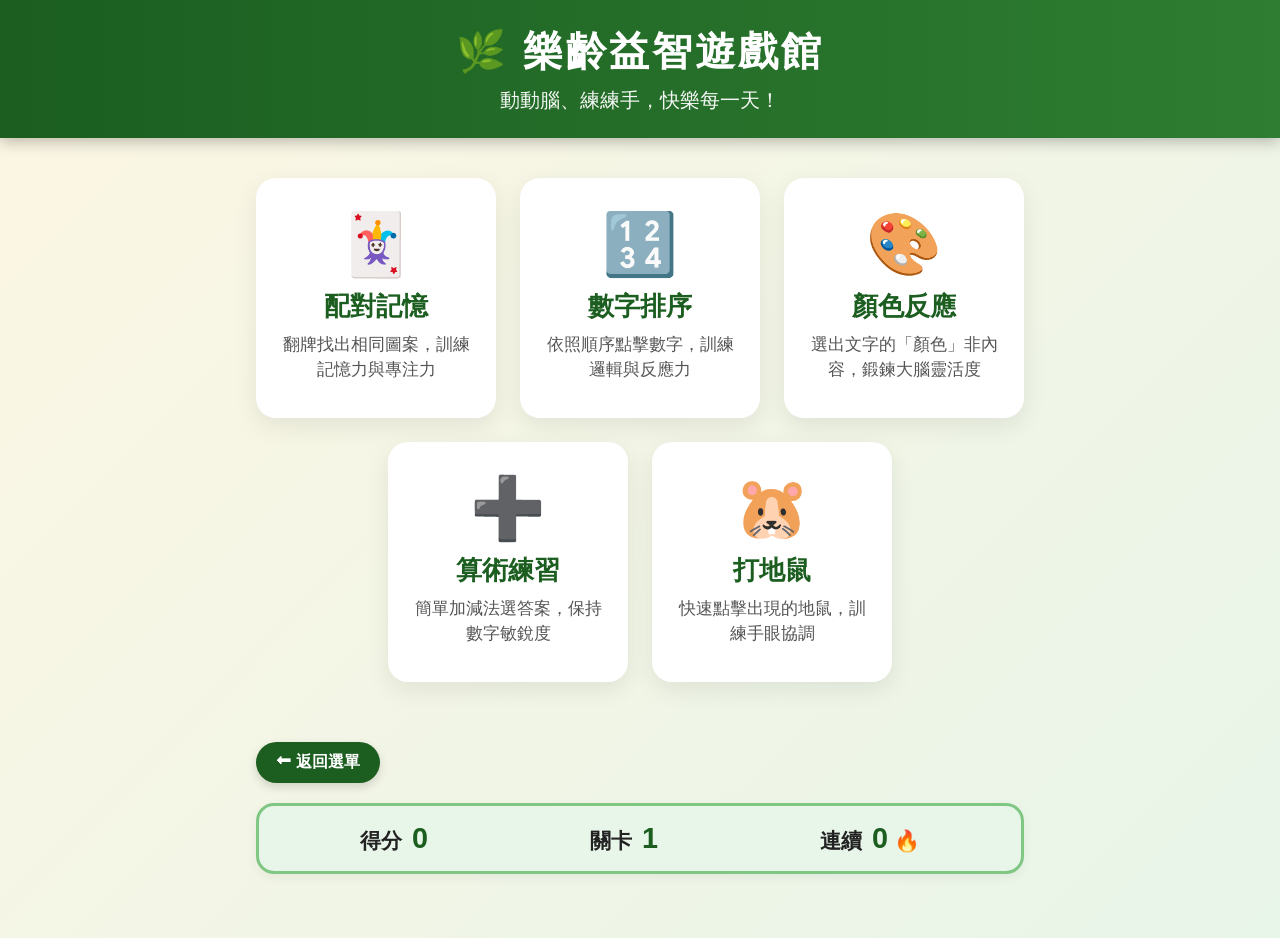
<file: sen/index.html>
<!DOCTYPE html>
<html lang="zh-TW">
<head>
  <meta charset="UTF-8" />
  <meta name="viewport" content="width=device-width, initial-scale=1.0"/>
  <title>樂齡益智遊戲館</title>
  <style>
    /* ===== 全域設定 ===== */
    * { box-sizing: border-box; margin: 0; padding: 0; }

    body {
      font-family: "Microsoft JhengHei", "PingFang TC", "Noto Sans TC", sans-serif;
      background: linear-gradient(135deg, #fdf6e3 0%, #e8f5e9 100%);
      min-height: 100vh;
      color: #222;
      touch-action: manipulation; /* 降低行動裝置點擊延遲與雙擊縮放 */
    }

    /* ===== 標題列 ===== */
    header {
      background: linear-gradient(90deg, #1b5e20, #2e7d32);
      color: white;
      text-align: center;
      padding: 24px 16px;
      box-shadow: 0 4px 14px rgba(0,0,0,0.25);
    }
    header h1 { font-size: 2.5rem; letter-spacing: 3px; font-weight: 800; }
    header p  { font-size: 1.25rem; margin-top: 8px; opacity: 0.95; }
    
    /* ===== 選單 ===== */
    #menu {
      display: flex;
      flex-wrap: wrap;
      justify-content: center;
      gap: 24px;
      padding: 40px 20px;
      max-width: 1000px;
      margin: 0 auto;
    }
    .game-card {
      background: white;
      border-radius: 20px;
      padding: 32px 20px;
      width: 240px;
      text-align: center;
      box-shadow: 0 8px 24px rgba(0,0,0,0.08);
      cursor: pointer;
      transition: transform .2s, box-shadow .2s, border-color .2s;
      border: 4px solid transparent;
      user-select: none;
    }
    .game-card:hover {
      transform: translateY(-6px);
      box-shadow: 0 14px 32px rgba(0,0,0,0.18);
      border-color: #43a047;
    }
    .game-card .icon { font-size: 3.8rem; line-height: 1; }
    .game-card h2   { font-size: 1.6rem; margin: 14px 0 8px; color: #1b5e20; font-weight: bold; }
    .game-card p    { font-size: 1.05rem; color: #555; line-height: 1.5; }


    
    /* ===== 遊戲容器 ===== */
    #game-area {
      /* display: flex;
      max-width: 800px;
      margin: 0 auto;
      padding: 20px 16px 40px;
      display: flex;         /* 1. 將子元素轉為水平排列 */
      max-width: 800px;
      margin: 0 auto;
      padding: 20px 16px 40px;
      display: flex;
      flex-direction: column; /* 讓遊戲區域整體維持垂直往下排 */
    }

        /* ===== 新增：頂部導覽容器（讓返回按鈕與標題並排） ===== */
    #game-header {
      display: flex;
      align-items: center;  /* 垂直置中對齊 */
      justify-content: space-between; /* 若想讓標題居中或按鈕靠左，可用此屬性 */
      gap: 16px;            /* 按鈕與標題間距 */
      margin-bottom: 20px;  /* 整個頂部區域與下方遊戲內容的間距 */
    }

    /* 返回按鈕 */
    #back-btn {
      /* display: inline-flex;
      align-items: center;
      gap: 8px;
      background: #1b5e20;
      color: white;
      border: none;
      border-radius: 30px;
      padding: 12px 28px;
      font-size: 1.2rem;
      font-weight: bold;
      cursor: pointer;
      margin-bottom: 20px;
      box-shadow: 0 4px 10px rgba(0,0,0,0.15);
      transition: background .2s, transform .1s;
    */
      display: inline-flex;
      align-items: center;
      gap: 8px;
      background: #1b5e20;
      color: white;
      border: none;
      border-radius: 30px;
      padding: 10px 20px;   /* 稍微調整一下內距，避免太巨大 */
      font-size: 1rem;      /* 調整字體大小更適合頂部列 */
      font-weight: bold;
      cursor: pointer;
      margin-bottom: 0;     /* 關鍵修正：移除外距，才不會被推下去！ */
      white-space: nowrap;  /* 關鍵修正：防止按鈕文字斷行 */
      box-shadow: 0 4px 10px rgba(0,0,0,0.15);
      transition: background .2s, transform .1s;

    }
    #back-btn:hover { background: #0d3b0e; transform: scale(1.03); }

    .game-title {
      /* text-align: center;
      font-size: 2.2rem;
      color: #1b5e20;
      margin-bottom: 20px;
      font-weight: 800;
*/
      font-size: 1.8rem;
      color: #1b5e20;
      margin: 0;           /* 關鍵修正：移除原本的 margin-bottom: 20px */
      font-weight: 800;
      flex-grow: 1;        /* 讓標題佔滿剩餘空間 */
      text-align: center;  /* 標題文字置中 */
    }

    /* ===== 共用按鈕 ===== */
    .btn {
      display: inline-block;
      padding: 16px 36px;
      font-size: 1.3rem;
      font-weight: bold;
      border: none;
      border-radius: 50px;
      cursor: pointer;
      transition: transform .15s, opacity .15s;
      font-family: inherit;
      box-shadow: 0 4px 12px rgba(0,0,0,0.15);
    }
    .btn:hover { transform: scale(1.05); opacity: .95; }
    .btn-green  { background: #2e7d32; color: white; }
    .btn-blue   { background: #1565c0; color: white; }

    /* ===== 計分板 ===== */
    .scoreboard {
      display: flex;
      justify-content: space-around;
      background: #e8f5e9;
      border-radius: 18px;
      padding: 16px 20px;
      margin-bottom: 24px;
      font-size: 1.3rem;
      font-weight: bold;
      border: 3px solid #81c784;
      box-shadow: 0 4px 12px rgba(0,0,0,0.05);
    }
    .score-item { text-align: center; }
    .score-item span { font-weight: 800; color: #1b5e20; font-size: 1.8rem; margin-left: 4px; }

    /* ===== 訊息框 ===== */
    .msg-box {
      text-align: center;
      padding: 16px;
      border-radius: 14px;
      font-size: 1.33rem;
      margin: 16px 0;
      font-weight: bold;
    }
    .msg-success { background: #c8e6c9; color: #1b5e20; border: 2px solid #81c784; }
    .msg-fail    { background: #ffcdd2; color: #b71c1c; border: 2px solid #e57373; }
    .msg-info    { background: #e3f2fd; color: #0d47a1; border: 2px solid #64b5f6; }

    /* =========================================
       遊戲 1 — 配對記憶
    ========================================= */
    #memory-grid {
      display: grid;
      grid-template-columns: repeat(4, 1fr);
      gap: 16px;
      max-width: 520px;
      margin: 0 auto;
    }
    .mem-card {
      aspect-ratio: 1;
      border-radius: 16px;
      font-size: 2.8rem;
      display: flex;
      align-items: center;
      justify-content: center;
      cursor: pointer;
      background: #2e7d32;
      color: transparent;
      box-shadow: 0 6px 12px rgba(0,0,0,0.15);
      transition: transform .2s, background .2s, color .2s;
      user-select: none;
      border: none;
    }
    .mem-card.flipped, .mem-card.matched {
      background: #fffde7;
      color: #333;
      border: 3px solid #fbc02d;
    }
    .mem-card.matched { background: #c8e6c9; border-color: #81c784; cursor: default; }
    .mem-card:hover:not(.matched) { transform: scale(1.05); }

    /* =========================================
       遊戲 2 — 數字排序
    ========================================= */
    #number-panel {
      display: flex;
      flex-wrap: wrap;
      gap: 16px;
      justify-content: center;
      margin: 24px 0;
    }
    .num-btn {
      width: 80px;
      height: 80px;
      border-radius: 50%;
      font-size: 2rem;
      font-weight: bold;
      border: 4px solid #1565c0;
      background: white;
      color: #1565c0;
      cursor: pointer;
      box-shadow: 0 4px 10px rgba(0,0,0,0.1);
      transition: background .15s, color .15s, transform .15s;
    }
    .num-btn:hover:not(:disabled) { background: #1565c0; color: white; transform: scale(1.1); }
    .num-btn.correct { background: #2e7d32; border-color: #2e7d32; color: white; cursor: default; }
    .num-btn.wrong   { background: #c62828; border-color: #c62828; color: white; }
    #number-instruction {
      text-align: center;
      font-size: 1.5rem;
      color: #0d47a1;
      font-weight: bold;
      margin-bottom: 12px;
    }

    /* =========================================
       遊戲 3 — 顏色反應
    ========================================= */
    #color-display {
      text-align: center;
      margin: 24px 0;
    }
    #color-word {
      font-size: 4.5rem;
      font-weight: 900;
      padding: 24px 40px;
      border-radius: 20px;
      background: #fff;
      box-shadow: 0 6px 18px rgba(0,0,0,0.1);
      display: inline-block;
      min-width: 280px;
      letter-spacing: 8px;
    }
    #color-instruction {
      font-size: 1.4rem;
      color: #333;
      text-align: center;
      margin: 16px 0;
    }
    #color-choices {
      display: flex;
      flex-wrap: wrap;
      justify-content: center;
      gap: 18px;
    }
    .color-choice-btn {
      padding: 18px 36px;
      border-radius: 16px;
      font-size: 1.5rem;
      border: none;
      cursor: pointer;
      font-weight: bold;
      font-family: inherit;
      box-shadow: 0 4px 12px rgba(0,0,0,0.15);
      transition: transform .15s;
    }
    .color-choice-btn:hover { transform: scale(1.08); }
    #color-timer-bar-wrap {
      background: #e0e0e0;
      border-radius: 12px;
      height: 22px;
      margin: 16px 0;
      overflow: hidden;
    }
    #color-timer-bar {
      height: 100%;
      background: #43a047;
      transition: width .1s linear, background .3s;
      width: 100%;
    }

    /* =========================================
       遊戲 4 — 算術練習
    ========================================= */
    #math-question {
      text-align: center;
      font-size: 3.5rem;
      font-weight: bold;
      color: #0d47a1;
      margin: 20px 0 16px;
      background: white;
      border-radius: 20px;
      padding: 24px;
      box-shadow: 0 6px 18px rgba(0,0,0,0.08);
    }
    #math-choices {
      display: grid;
      grid-template-columns: 1fr 1fr;
      gap: 16px;
      max-width: 480px;
      margin: 0 auto;
    }
    .math-opt {
      padding: 22px;
      font-size: 2rem;
      font-weight: bold;
      border-radius: 16px;
      border: 4px solid #1565c0;
      background: white;
      color: #1565c0;
      cursor: pointer;
      font-family: inherit;
      box-shadow: 0 4px 10px rgba(0,0,0,0.08);
      transition: background .15s, color .15s, transform .15s;
    }
    .math-opt:hover:not(:disabled) { background: #1565c0; color: white; transform: scale(1.04); }
    .math-opt:disabled { cursor: not-allowed; opacity: 0.7; }
    .math-opt.correct { background: #2e7d32; border-color: #2e7d32; color: white; }
    .math-opt.wrong   { background: #c62828; border-color: #c62828; color: white; }
    #math-progress {
      text-align: center;
      font-size: 1.25rem;
      color: #555;
      margin-top: 20px;
      font-weight: bold;
    }

    /* =========================================
       遊戲 5 — 打地鼠
    ========================================= */
    #mole-grid {
      display: grid;
      grid-template-columns: repeat(3, 1fr);
      gap: 18px;
      max-width: 450px;
      margin: 0 auto;
    }
    .mole-hole {
      aspect-ratio: 1;
      border-radius: 50%;
      background: #5d4037;
      display: flex;
      align-items: center;
      justify-content: center;
      cursor: pointer;
      box-shadow: inset 0 8px 18px rgba(0,0,0,0.4), 0 4px 8px rgba(0,0,0,0.1);
      user-select: none;
      position: relative;
      overflow: hidden;
      border: 4px solid #3e2723;
    }
    .mole-hole .mole-inner {
      position: absolute;
      bottom: -110%;
      transition: bottom .18s ease-out;
      font-size: 3.2rem;
      pointer-events: none;
    }
    .mole-hole.active .mole-inner { bottom: 10%; }
    .mole-hole.bonk { background: #b71c1c; }
    #mole-time-left {
      text-align: center;
      font-size: 1.35rem;
      font-weight: bold;
      margin-top: 20px;
      color: #333;
      background: #fff;
      padding: 12px;
      border-radius: 12px;
      box-shadow: 0 4px 10px rgba(0,0,0,0.05);
    }

    /* =========================================
       遊戲結束畫面
    ========================================= */
    #result-screen {
      display: none;
      text-align: center;
      padding: 40px 24px;
      background: white;
      border-radius: 24px;
      box-shadow: 0 10px 30px rgba(0,0,0,0.15);
    }
    #result-screen .trophy { font-size: 5.5rem; }
    #result-screen h2 { font-size: 2.3rem; margin: 16px 0; color: #1b5e20; font-weight: 800; }
    #result-screen p  { font-size: 1.4rem; color: #444; margin-bottom: 24px; line-height: 1.6; white-space: pre-line; }
    #result-stars      { font-size: 3.2rem; margin: 12px 0; }

    /* ===== 響應式微調 ===== */
    @media (max-width: 600px) {
      header h1 { font-size: 1.8rem; }
      header p { font-size: 1rem; }
      .game-card { width: 100%; max-width: 280px; padding: 24px 16px; }
      #memory-grid { gap: 10px; }
      .mem-card { font-size: 2.2rem; }
      #color-word { font-size: 3.2rem; min-width: 200px; padding: 16px; }
      #math-question { font-size: 2.6rem; }
      .math-opt { font-size: 1.6rem; padding: 16px; }
      .scoreboard { font-size: 1rem; padding: 12px; }
      .score-item span { font-size: 1.4rem; }
    }
  </style>
</head>
<body>

<!-- ===== 標題 ===== -->
<header>
  <h1>🌿 樂齡益智遊戲館</h1>
  <p>動動腦、練練手，快樂每一天！</p>
</header>

<!-- ===== 遊戲選單 ===== -->
<div id="menu">
  <div class="game-card" onclick="startGame('memory')">
    <div class="icon">🃏</div>
    <h2>配對記憶</h2>
    <p>翻牌找出相同圖案，訓練記憶力與專注力</p>
  </div>
  <div class="game-card" onclick="startGame('number')">
    <div class="icon">🔢</div>
    <h2>數字排序</h2>
    <p>依照順序點擊數字，訓練邏輯與反應力</p>
  </div>
  <div class="game-card" onclick="startGame('color')">
    <div class="icon">🎨</div>
    <h2>顏色反應</h2>
    <p>選出文字的「顏色」非內容，鍛鍊大腦靈活度</p>
  </div>
  <div class="game-card" onclick="startGame('math')">
    <div class="icon">➕</div>
    <h2>算術練習</h2>
    <p>簡單加減法選答案，保持數字敏銳度</p>
  </div>
  <div class="game-card" onclick="startGame('mole')">
    <div class="icon">🐹</div>
    <h2>打地鼠</h2>
    <p>快速點擊出現的地鼠，訓練手眼協調</p>
  </div>
</div>

<!-- ===== 遊戲區域 ===== -->
<div id="game-area">
  <div id="game-header">
    <button id="back-btn" onclick="goHome()">⬅ 返回選單</button>
    <div class="game-title" id="game-title"></div>
  </div>

  <!-- 計分板 -->
  <div class="scoreboard" id="scoreboard">
    <div class="score-item">得分 <span id="score-val">0</span></div>
    <div class="score-item">關卡 <span id="level-val">1</span></div>
    <div class="score-item">連續 <span id="combo-val">0</span> 🔥</div>
  </div>

  <!-- 訊息 -->
  <div class="msg-box msg-info" id="msg-box" style="display:none"></div>

  <!-- 各遊戲內容 -->
  <div id="game-content"></div>

  <!-- 結果畫面 -->
  <div id="result-screen">
    <div class="trophy" id="result-trophy">🏆</div>
    <h2 id="result-title">遊戲結束！</h2>
    <div id="result-stars"></div>
    <p id="result-text"></p>
    <button class="btn btn-green" onclick="restartGame()">🔄 再玩一次</button>
    &nbsp;&nbsp;
    <button class="btn btn-blue" onclick="goHome()">🏠 回選單</button>
  </div>
</div>

<script>
/* =============================================
   設定 Google Apps Script Web App URL
============================================= */
const GOOGLE_SCRIPT_URL = "https://script.google.com/macros/s/AKfycbxmIGNwZ1ttnXbp5OlVuc11ULcqgyZBh9c80cvkdv6dRCY1kzTF0YY5iIDCvomy9K1g/exec"; 

let userIP = "未知IP";

// 取得使用者真實 IP 地址
fetch("https://api.ipify.org?format=json")
  .then(res => res.json())
  .then(data => { userIP = data.ip; })
  .catch(() => { userIP = "無法獲取IP"; });

// 發送紀錄至 Google Excel
function logGameToGoogleSheet(gameTitleName) {
  if(!GOOGLE_SCRIPT_URL) return;

  const payload = {
    ip: userIP,
    gameName: gameTitleName,
    date: new Date().toLocaleString("zh-TW", { timeZone: "Asia/Taipei" })
  };

  fetch(GOOGLE_SCRIPT_URL, {
    method: "POST",
    mode: "no-cors",
    headers: { "Content-Type": "application/json" },
    body: JSON.stringify(payload)
  }).catch(err => console.error("紀錄失敗:", err));
}

/* =============================================
   Web Audio API 音效生成器
============================================= */
const AudioContext = window.AudioContext || window.webkitAudioContext;
let audioCtx = null;

function initAudio() {
  if (!audioCtx) {
    audioCtx = new AudioContext();
  }
}

function playSound(type) {
  initAudio();
  if (!audioCtx) return;

  const now = audioCtx.currentTime;
  const osc = audioCtx.createOscillator();
  const gain = audioCtx.createGain();

  osc.connect(gain);
  gain.connect(audioCtx.destination);

  if (type === 'click') {
    osc.type = 'sine';
    osc.frequency.setValueAtTime(400, now);
    osc.frequency.exponentialRampToValueAtTime(800, now + 0.05);
    gain.gain.setValueAtTime(0.1, now);
    gain.gain.exponentialRampToValueAtTime(0.01, now + 0.05);
    osc.start(now);
    osc.stop(now + 0.05);
  } else if (type === 'correct') {
    osc.type = 'triangle';
    osc.frequency.setValueAtTime(523.25, now); // C5
    osc.frequency.setValueAtTime(659.25, now + 0.08); // E5
    osc.frequency.setValueAtTime(783.99, now + 0.16); // G5
    gain.gain.setValueAtTime(0.2, now);
    gain.gain.exponentialRampToValueAtTime(0.01, now + 0.3);
    osc.start(now);
    osc.stop(now + 0.3);
  } else if (type === 'wrong') {
    osc.type = 'sawtooth';
    osc.frequency.setValueAtTime(220, now); // A3
    osc.frequency.setValueAtTime(180, now + 0.1);
    gain.gain.setValueAtTime(0.2, now);
    gain.gain.exponentialRampToValueAtTime(0.01, now + 0.25);
    osc.start(now);
    osc.stop(now + 0.25);
  } else if (type === 'win') {
    const notes = [400, 500, 600, 800];
    notes.forEach((freq, idx) => {
      const o = audioCtx.createOscillator();
      const g = audioCtx.createGain();
      o.connect(g);
      g.connect(audioCtx.destination);
      o.type = 'sine';
      o.frequency.setValueAtTime(freq, now + idx * 0.1);
      g.gain.setValueAtTime(0.2, now + idx * 0.1);
      g.gain.exponentialRampToValueAtTime(0.01, now + idx * 0.1 + 0.2);
      o.start(now + idx * 0.1);
      o.stop(now + idx * 0.1 + 0.2);
    });
  }
}

/* =============================================
   全域狀態與工具函數
============================================= */
let currentGame = '';
let score = 0, level = 1, combo = 0;

function setScore(s){ score = s; document.getElementById('score-val').textContent = s; }
function setLevel(l){ level = l; document.getElementById('level-val').textContent = l; }
function setCombo(c){ combo = c; document.getElementById('combo-val').textContent = c; }
function addScore(n){ setScore(Math.max(0, score + n)); }

function showMsg(text, type='info', duration=1800){
  const m = document.getElementById('msg-box');
  m.className = 'msg-box msg-' + type;
  m.textContent = text;
  m.style.display = 'block';
  clearTimeout(showMsg._t);
  showMsg._t = setTimeout(()=> m.style.display='none', duration);
}

function goHome(){
  playSound('click');
  clearAllTimers();
  document.getElementById('menu').style.display = 'flex';
  document.getElementById('game-area').style.display = 'none';
  document.getElementById('result-screen').style.display = 'none';
  setScore(0); setLevel(1); setCombo(0);
}

function startGame(name){
  playSound('click');
  clearAllTimers();
  currentGame = name;
  score = 0; level = 1; combo = 0;
  setScore(0); setLevel(1); setCombo(0);

  document.getElementById('menu').style.display = 'none';
  document.getElementById('game-area').style.display = 'block';
  document.getElementById('result-screen').style.display = 'none';
  document.getElementById('game-content').style.display = 'block';
  document.getElementById('msg-box').style.display = 'none';

  const titles = {
    memory:'🃏 配對記憶', number:'🔢 數字排序',
    color:'🎨 顏色反應', math:'➕ 算術練習', mole:'🐹 打地鼠'
  };
  const titleText = titles[name];
  document.getElementById('game-title').textContent = titleText;

  logGameToGoogleSheet(titleText);

  if(name==='memory') initMemory();
  else if(name==='number') initNumber();
  else if(name==='color') initColor();
  else if(name==='math') initMath();
  else if(name==='mole') initMole();
}

function restartGame(){ playSound('click'); startGame(currentGame); }

function clearAllTimers(){
  if(window._colorTimer) clearInterval(window._colorTimer);
  if(window._moleTimer) clearInterval(window._moleTimer);
  if(window._moleCountdown) clearInterval(window._moleCountdown);
  if(window._moleTimeout) clearTimeout(window._moleTimeout);
  if(window._mathTimeout) clearTimeout(window._mathTimeout);
  clearTimeout(showMsg._t);
}

function showResult(title, text, trophy='🏆'){
  playSound('win');
  clearAllTimers();
  document.getElementById('game-content').style.display = 'none';
  document.getElementById('msg-box').style.display = 'none';
  const rs = document.getElementById('result-screen');
  rs.style.display = 'block';
  document.getElementById('result-trophy').textContent = trophy;
  document.getElementById('result-title').textContent = title;
  document.getElementById('result-text').textContent = text;
  const stars = score >= 150 ? '⭐⭐⭐' : score >= 80 ? '⭐⭐' : '⭐';
  document.getElementById('result-stars').textContent = stars;
}

function shuffle(arr) {
  const a = [...arr];
  for(let i=a.length-1;i>0;i--){
    const j = Math.floor(Math.random()*(i+1));
    [a[i],a[j]] = [a[j],a[i]];
  }
  return a;
}
function range(start, end) {
  return Array.from({length: end-start+1}, (_,i)=> start+i);
}

/* =============================================
   遊戲 1 — 配對記憶
============================================= */
const EMOJIS = ['🍎','🍊','🍋','🍇','🌸','🐱','🐶','🐘',
                '🌈','⭐','🎵','🎁','🌺','🦋','🍀','🐸'];

let memCards=[], memFlipped=[], memMatched=0, memLock=false, memTotal=0;

function initMemory(){
  memMatched=0; memFlipped=[]; memLock=false;
  const pairsCount = 6 + Math.min(level-1, 2);
  const count = Math.min(pairsCount, 8) * 2;
  memTotal = count/2;
  const chosen = EMOJIS.slice(0, count/2);
  memCards = shuffle([...chosen, ...chosen]);

  const gc = document.getElementById('game-content');
  gc.innerHTML = `
    <p style="text-align:center;font-size:1.2rem;color:#444;margin-bottom:16px;">
      找出所有 <strong>${memTotal}</strong> 對相同的圖案！
    </p>
    <div id="memory-grid"></div>
    <div style="text-align:center;margin-top:20px;font-size:1.2rem;font-weight:bold;color:#2e7d32;">
      <span id="mem-pairs">已配對：0 / ${memTotal}</span>
    </div>`;

  const grid = document.getElementById('memory-grid');

  memCards.forEach((emoji, i) => {
    const btn = document.createElement('button');
    btn.className = 'mem-card';
    btn.textContent = emoji;
    btn.dataset.idx = i;
    btn.dataset.emoji = emoji;
    btn.addEventListener('click', onMemCardClick);
    grid.appendChild(btn);
  });
}

function onMemCardClick(e){
  if(memLock) return;
  const card = e.currentTarget;
  if(card.classList.contains('flipped') || card.classList.contains('matched')) return;
  
  playSound('click');
  card.classList.add('flipped');
  memFlipped.push(card);
  if(memFlipped.length === 2){
    memLock = true;
    const [a, b] = memFlipped;
    if(a.dataset.emoji === b.dataset.emoji){
      playSound('correct');
      a.classList.add('matched'); b.classList.add('matched');
      memMatched++;
      setCombo(combo+1);
      addScore(10 + combo*2);
      showMsg('✅ 配對成功！+' + (10+combo*2) + '分', 'success');
      document.getElementById('mem-pairs').textContent = `已配對：${memMatched} / ${memTotal}`;
      memFlipped = []; memLock = false;
      if(memMatched === memTotal){
        setTimeout(()=>{
          setLevel(level+1);
          if(level > 3){
            showResult('🎉 配對遊戲完成！', `最終得分：${score} 分`, '🏆');
          } else {
            showMsg(`🎊 第 ${level-1} 關完成！進入第 ${level} 關`, 'success', 2000);
            setTimeout(initMemory, 2100);
          }
        }, 600);
      }
    } else {
      playSound('wrong');
      setCombo(0);
      setTimeout(()=>{
        a.classList.remove('flipped'); b.classList.remove('flipped');
        memFlipped = []; memLock = false;
        showMsg('❌ 再試一次！', 'fail');
      }, 900);
    }
  }
}

/* =============================================
   遊戲 2 — 數字排序
============================================= */
let numTarget = 1, numMax = 0;

function initNumber(){
  numTarget = 1;
  numMax = 8 + (level-1)*2;
  const nums = shuffle(range(1, numMax));
  const gc = document.getElementById('game-content');
  gc.innerHTML = `
    <div id="number-instruction">請依序點擊 1 → ${numMax}</div>
    <div id="number-panel"></div>`;
  const panel = document.getElementById('number-panel');
  nums.forEach(n => {
    const btn = document.createElement('button');
    btn.className = 'num-btn';
    btn.textContent = n;
    btn.dataset.n = n;
    btn.addEventListener('click', onNumClick);
    panel.appendChild(btn);
  });
}

function onNumClick(e){
  const btn = e.currentTarget;
  const n = parseInt(btn.dataset.n);
  if(n === numTarget){
    playSound('correct');
    btn.classList.add('correct');
    btn.disabled = true;
    setCombo(combo+1);
    addScore(5 + combo);
    numTarget++;
    if(numTarget > numMax){
      showMsg(`🎉 第 ${level} 關完成！`, 'success', 1500);
      setLevel(level+1);
      setTimeout(()=>{
        if(level > 4) showResult('🎉 數字排序完成！', `最終得分：${score} 分`);
        else initNumber();
      }, 1600);
    } else {
      document.getElementById('number-instruction').textContent =
        `請依序點擊 ${numTarget} → ${numMax}`;
    }
  } else {
    playSound('wrong');
    btn.classList.add('wrong');
    setTimeout(()=> btn.classList.remove('wrong'), 500);
    setCombo(0);
    addScore(-2);
    showMsg(`❌ 應該點數字 ${numTarget} 哦！`, 'fail');
  }
}

/* =============================================
   遊戲 3 — 顏色反應
============================================= */
const COLORS = [
  { name:'紅色', hex:'#e53935' },
  { name:'藍色', hex:'#1e88e5' },
  { name:'綠色', hex:'#43a047' },
  { name:'黃色', hex:'#fbc02d' },
  { name:'紫色', hex:'#8e24aa' },
  { name:'橙色', hex:'#f57c00' },
];
let colorTimeLeft=0, colorTotal=0, colorCorrect=0;

function initColor(){
  colorTotal=0; colorCorrect=0;
  const totalQ = 8 + (level-1)*2;
  const gc = document.getElementById('game-content');
  gc.innerHTML = `
    <div id="color-instruction">請選出文字顯示的<strong>「顏色」</strong>（忽視字的本身意思）</div>
    <div id="color-timer-bar-wrap"><div id="color-timer-bar"></div></div>
    <div id="color-display"><div id="color-word">準備</div></div>
    <div id="color-choices"></div>
    <p style="text-align:center;margin-top:16px;color:#555;font-size:1.2rem;font-weight:bold;" id="color-progress">
      第 1 / ${totalQ} 題
    </p>`;
  nextColorQ(totalQ);
}

function nextColorQ(totalQ){
  if(colorTotal >= totalQ){
    const winMsg = colorCorrect === totalQ ? '太厲害了！完全難不倒您！' : 
                   colorCorrect >= totalQ*0.7 ? '很棒！思緒非常敏捷！' : '不錯，多練習會更上手！';
    showResult('🎨 顏色反應完成！',
      `答對 ${colorCorrect}/${totalQ} 題\n${winMsg}\n得分：${score}`,'🎨');
    return;
  }
  colorTotal++;
  clearInterval(window._colorTimer);

  const textColor = COLORS[Math.floor(Math.random()*COLORS.length)];
  let inkColor;
  do { inkColor = COLORS[Math.floor(Math.random()*COLORS.length)]; }
  while(inkColor.name === textColor.name);

  document.getElementById('color-word').textContent = textColor.name;
  document.getElementById('color-word').style.color = inkColor.hex;
  document.getElementById('color-progress').textContent =
    `第 ${colorTotal} / ${totalQ} 題`;

  const choices = [inkColor];
  const pool = COLORS.filter(c=> c.name !== inkColor.name);
  shuffle(pool).slice(0,3).forEach(c=> choices.push(c));
  shuffle(choices);

  const choicesDiv = document.getElementById('color-choices');
  choicesDiv.innerHTML = '';
  choices.forEach(c => {
    const btn = document.createElement('button');
    btn.className = 'color-choice-btn';
    btn.textContent = c.name;
    btn.style.background = c.hex;
    btn.style.color = '#fff';
    btn.onclick = () => onColorClick(c, inkColor, totalQ);
    choicesDiv.appendChild(btn);
  });

  const timeLimit = Math.max(3000, 6000 - (level-1)*500);
  colorTimeLeft = timeLimit;
  const bar = document.getElementById('color-timer-bar');
  bar.style.width = '100%';
  bar.style.background = '#43a047';
  const tick = 100;
  window._colorTimer = setInterval(()=>{
    colorTimeLeft -= tick;
    const pct = Math.max(0, colorTimeLeft/timeLimit*100);
    bar.style.width = pct+'%';
    bar.style.background = pct > 50 ? '#43a047' : pct > 20 ? '#fbc02d' : '#e53935';
    if(colorTimeLeft <= 0){
      playSound('wrong');
      clearInterval(window._colorTimer);
      showMsg('⏱ 時間到！', 'fail', 700);
      setTimeout(() => nextColorQ(totalQ), 800);
    }
  }, tick);
}

function onColorClick(chosen, correct, totalQ){
  clearInterval(window._colorTimer);
  const choiceBtns = document.querySelectorAll('#color-choices button');
  choiceBtns.forEach(b => b.onclick = null);
  
  if(chosen.name === correct.name){
    playSound('correct');
    colorCorrect++;
    setCombo(combo+1);
    addScore(15 + combo*3);
    showMsg('✅ 正確！', 'success', 800);
  } else {
    playSound('wrong');
    setCombo(0);
    addScore(-3);
    showMsg('❌ 答錯囉！應該是 ' + correct.name, 'fail', 800);
  }
  setTimeout(()=> nextColorQ(totalQ), 900);
}

/* =============================================
   遊戲 4 — 算術練習
============================================= */
let mathTotal=0, mathCurrent=0, mathCorrect=0, mathAnswering=false;

function initMath(){
  mathTotal = 10 + (level-1)*2;
  mathCurrent = 0;
  mathCorrect = 0;
  mathAnswering = false;
  const gc = document.getElementById('game-content');
  gc.innerHTML = `
    <div id="math-question">準備中...</div>
    <div id="math-choices"></div>
    <div id="math-progress">第 1 / ${mathTotal} 題</div>`;
  nextMathQ();
}

function nextMathQ(){
  if(mathCurrent >= mathTotal){
    const accuracy = Math.round(mathCorrect/mathTotal*100);
    const msg = accuracy >= 90 ? '太棒了！計算能力非常優異！' :
                accuracy >= 70 ? '不錯！保持頭腦活絡！' : '多練習幾次，會越來越快喔！';
    showResult('➕ 算術練習完成！',
      `答對 ${mathCorrect}/${mathTotal} 題\n正確率 ${accuracy}%\n${msg}\n得分：${score}`,'🧮');
    return;
  }
  
  mathCurrent++;
  mathAnswering = false;
  clearTimeout(window._mathTimeout);
  document.getElementById('math-progress').textContent = `第 ${mathCurrent} / ${mathTotal} 題`;

  const isAdd = Math.random() > 0.3;
  let numA = Math.floor(Math.random() * 10) + 5 + (level * 2); 
  let numB = Math.floor(Math.random() * 8) + 2;
  
  if (!isAdd && numA < numB) {
    const temp = numA; numA = numB; numB = temp;
  }
  
  const answer = isAdd ? numA + numB : numA - numB;
  
  document.getElementById('math-question').textContent = 
    isAdd ? `${numA} + ${numB} = ?` : `${numA} - ${numB} = ?`;

  const options = [answer];
  while(options.length < 4){
    const offset = (Math.floor(Math.random() * 4) + 1) * (Math.random() > 0.5 ? 1 : -1);
    const wrong = answer + offset;
    if (wrong >= 0 && !options.includes(wrong)) {
      options.push(wrong);
    }
  }
  const shuffledOptions = shuffle(options);

  const choicesDiv = document.getElementById('math-choices');
  choicesDiv.innerHTML = '';
  shuffledOptions.forEach(opt => {
    const btn = document.createElement('button');
    btn.className = 'math-opt';
    btn.textContent = opt;
    btn.disabled = false;
    btn.onclick = () => onMathClick(opt, answer, btn);
    choicesDiv.appendChild(btn);
  });
}

function onMathClick(chosen, correct, btnEl){
  if(mathAnswering) return;
  mathAnswering = true;
  
  const choiceBtns = document.querySelectorAll('#math-choices button');
  choiceBtns.forEach(b => b.disabled = true);
  
  if(chosen === correct){
    playSound('correct');
    mathCorrect++;
    setCombo(combo+1);
    addScore(10 + combo*2);
    btnEl.classList.add('correct');
    showMsg('✅ 答對了！', 'success', 600);
  } else {
    playSound('wrong');
    setCombo(0);
    addScore(-2);
    btnEl.classList.add('wrong');
    choiceBtns.forEach(b => {
      if(parseInt(b.textContent) === correct) b.classList.add('correct');
    });
    showMsg('❌ 算錯囉！答案是 ' + correct, 'fail', 600);
  }
  window._mathTimeout = setTimeout(nextMathQ, 800);
}

/* =============================================
   遊戲 5 — 打地鼠 (修復與最佳化)
============================================= */
let moleScore=0, moleTimeRemain=0, moleActiveHole=null, moleMissed=0;

function initMole(){
  moleScore = 0;
  moleTimeRemain = 30;
  moleMissed = 0;
  moleActiveHole = null;
  
  const gc = document.getElementById('game-content');
  gc.innerHTML = `
    <p style="text-align:center;color:#444;font-size:1.2rem;margin-bottom:16px;">
      30 秒內看到地鼠冒出來，就快速點擊牠！
    </p>
    <div id="mole-grid"></div>
    <div id="mole-time-left">⏱ 剩餘時間：30 秒 | 打中：0 隻 | 漏掉：0 隻</div>`;

  const grid = document.getElementById('mole-grid');
  for(let i=0; i<9; i++){
    const hole = document.createElement('button');
    hole.className = 'mole-hole';
    hole.innerHTML = '<div class="mole-inner">🐭</div>';
    hole.addEventListener('click', (e) => onMoleClick(e));
    grid.appendChild(hole);
  }

  startMoleGame();
}

function startMoleGame(){
  clearInterval(window._moleCountdown);
  clearInterval(window._moleTimer);

  // 時間倒數器
  window._moleCountdown = setInterval(() => {
    moleTimeRemain--;
    updateMoleUI();
    
    if(moleTimeRemain <= 0){
      clearAllTimers();
      const holes = document.querySelectorAll('.mole-hole');
      holes.forEach(h => {
        h.classList.remove('active');
      });
      const total = moleScore + moleMissed;
      const accuracy = total > 0 ? Math.round(moleScore / total * 100) : 0;
      showResult('🐹 打地鼠完成！',
        `打中 ${moleScore} 隻 | 漏掉 ${moleMissed} 隻\n命中率 ${accuracy}%\n得分：${score}`,'🐹');
    }
  }, 1000);

  // 產生地鼠迴圈
  const spawnSpeed = Math.max(700, 1200 - (level-1)*150);
  spawnMole();
  window._moleTimer = setInterval(spawnMole, spawnSpeed);
}

function spawnMole(){
  // 如果前一隻地鼠還在 active，代表漏掉了
  if(moleActiveHole && moleActiveHole.classList.contains('active')) {
    moleActiveHole.classList.remove('active');
    moleMissed++;
    updateMoleUI();
  }

  const holes = document.querySelectorAll('.mole-hole');
  const randomIndex = Math.floor(Math.random() * 9);
  moleActiveHole = holes[randomIndex];
  moleActiveHole.classList.add('active');

  // 地鼠自動縮回定時器
  clearTimeout(window._moleTimeout);
  window._moleTimeout = setTimeout(() => {
    if(moleActiveHole && moleActiveHole.classList.contains('active')) {
      moleActiveHole.classList.remove('active');
      moleMissed++;
      updateMoleUI();
      moleActiveHole = null;
    }
  }, Math.max(600, 1000 - (level-1)*100));
}

function onMoleClick(e){
  e.preventDefault();
  const hole = e.currentTarget;
  if(!hole.classList.contains('active')) return;
  
  clearTimeout(window._moleTimeout);
  playSound('correct');
  hole.classList.add('bonk');
  hole.classList.remove('active');
  moleActiveHole = null;
  
  moleScore++;
  setCombo(combo+1);
  addScore(5 + combo);
  
  updateMoleUI();
  setTimeout(() => hole.classList.remove('bonk'), 250);
}

function updateMoleUI() {
  const el = document.getElementById('mole-time-left');
  if(el) {
    el.textContent = `⏱ 剩餘時間：${moleTimeRemain} 秒 | 打中：${moleScore} 隻 | 漏掉：${moleMissed} 隻`;
  }
}

</script>

</body>
</html>
</file>
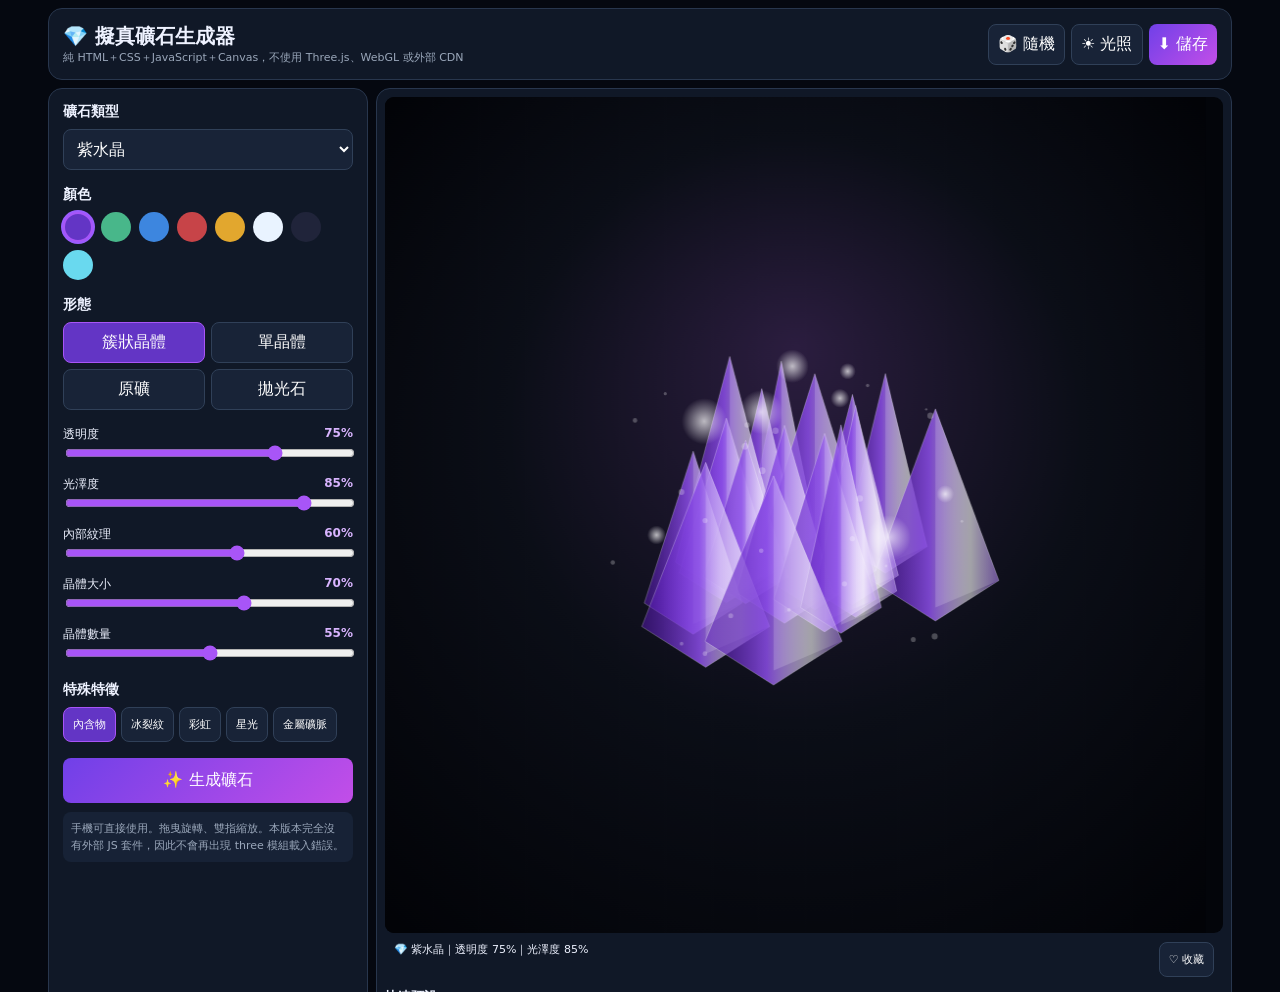
<file: rock/mineral_generator_no_external.html>
<!doctype html><html lang="zh-Hant"><head><meta charset="utf-8"><meta name="viewport" content="width=device-width,initial-scale=1,viewport-fit=cover"><title>擬真礦石生成器</title><style>
*{box-sizing:border-box}body{margin:0;background:#050810;color:#eef2ff;font-family:system-ui,-apple-system,"Noto Sans TC",sans-serif}.app{max-width:1200px;margin:auto;padding:8px}.box{background:#101827;border:1px solid #28364d;border-radius:14px}header{padding:14px;margin-bottom:8px;display:flex;justify-content:space-between;gap:10px;align-items:center}h1{font-size:20px;margin:0}.sub{font-size:11px;color:#9aa7ba}.actions{display:flex;gap:6px}button,select{font:inherit;color:#fff;background:#182337;border:1px solid #304058;border-radius:8px;padding:9px;cursor:pointer}.primary{background:linear-gradient(135deg,#7040e8,#c24ee8);border:0}.layout{display:grid;grid-template-columns:320px 1fr;gap:8px}.controls{padding:14px}.section{margin-bottom:16px}.section h3{font-size:14px;margin:0 0 8px}select{width:100%}.colors{display:flex;gap:8px;flex-wrap:wrap}.color{width:30px;height:30px;border-radius:50%;border:2px solid transparent;cursor:pointer}.color.active{border-color:#fff;box-shadow:0 0 0 2px #9b5cff}.shapes{display:grid;grid-template-columns:1fr 1fr;gap:6px}.active{border-color:#a855f7!important;background:#6335c5!important}.range{margin:11px 0}.rh{display:flex;justify-content:space-between;font-size:12px}.rh b{color:#d9b4ff}input[type=range]{width:100%;accent-color:#a855f7}.features{display:flex;flex-wrap:wrap;gap:5px}.feature{font-size:11px}.generate{width:100%;font-size:16px;padding:12px}.tip{font-size:11px;color:#9aa7ba;line-height:1.55;margin-top:9px;padding:8px;background:#172236;border-radius:8px}.stage{padding:8px}#view{width:100%;height:610px;display:block;background:#03050a;border-radius:9px;touch-action:none}.status{padding:9px;font-size:11px;display:flex;justify-content:space-between}.grid{display:grid;grid-template-columns:repeat(6,1fr);gap:5px;margin-top:5px}.preset{font-size:10px;padding:4px}.sw{height:44px;border-radius:5px;margin-bottom:3px}@media(max-width:850px){header{display:block}.actions{margin-top:9px}.actions button{flex:1}.layout{grid-template-columns:1fr}.stage{order:1}.controls{order:2}#view{height:56vh;min-height:400px}.grid{grid-template-columns:repeat(3,1fr)}}</style></head><body><div class="app">
<header class="box"><div><h1>💎 擬真礦石生成器</h1><div class="sub">純 HTML＋CSS＋JavaScript＋Canvas，不使用 Three.js、WebGL 或外部 CDN</div></div><div class="actions"><button id="random">🎲 隨機</button><button id="light">☀️ 光照</button><button id="save" class="primary">⬇ 儲存</button></div></header>
<div class="layout"><aside class="box controls"><div class="section"><h3>礦石類型</h3><select id="mineral"><option value="amethyst">紫水晶</option><option value="fluorite">綠螢石</option><option value="sapphire">藍晶石</option><option value="agate">紅瑪瑙</option><option value="citrine">黃水晶</option><option value="quartz">白水晶</option><option value="obsidian">黑曜石</option><option value="moon">月光石</option></select></div>
<div class="section"><h3>顏色</h3><div class="colors"><i class="color active" data-c="#8b4de8" style="background:#8b4de8"></i><i class="color" data-c="#48b78a" style="background:#48b78a"></i><i class="color" data-c="#3d86df" style="background:#3d86df"></i><i class="color" data-c="#c74448" style="background:#c74448"></i><i class="color" data-c="#e2a72e" style="background:#e2a72e"></i><i class="color" data-c="#e9f3ff" style="background:#e9f3ff"></i><i class="color" data-c="#20243a" style="background:#20243a"></i><i class="color" data-c="#69d9ef" style="background:#69d9ef"></i></div></div>
<div class="section"><h3>形態</h3><div class="shapes"><button class="shape active" data-s="cluster">簇狀晶體</button><button class="shape" data-s="single">單晶體</button><button class="shape" data-s="raw">原礦</button><button class="shape" data-s="gem">拋光石</button></div></div>
<div class="section"><div class="range"><div class="rh">透明度<b id="opv">75%</b></div><input id="op" type="range" min="5" max="100" value="75"></div><div class="range"><div class="rh">光澤度<b id="shv">85%</b></div><input id="sh" type="range" min="5" max="100" value="85"></div><div class="range"><div class="rh">內部紋理<b id="txv">60%</b></div><input id="tx" type="range" min="0" max="100" value="60"></div><div class="range"><div class="rh">晶體大小<b id="szv">70%</b></div><input id="sz" type="range" min="20" max="100" value="70"></div><div class="range"><div class="rh">晶體數量<b id="ctv">55%</b></div><input id="ct" type="range" min="10" max="100" value="55"></div></div>
<div class="section"><h3>特殊特徵</h3><div class="features"><button class="feature active" data-f="inclusion">內含物</button><button class="feature" data-f="crack">冰裂紋</button><button class="feature" data-f="rainbow">彩虹</button><button class="feature" data-f="star">星光</button><button class="feature" data-f="vein">金屬礦脈</button></div></div><button id="generate" class="primary generate">✨ 生成礦石</button><div class="tip">手機可直接使用。拖曳旋轉、雙指縮放。本版本完全沒有外部 JS 套件，因此不會再出現 three 模組載入錯誤。</div></aside>
<main class="box stage"><canvas id="view"></canvas><div class="status"><span id="status">💎 紫水晶｜透明度 75%｜光澤度 85%</span><button id="fav">♡ 收藏</button></div><b style="font-size:13px">快速預設</b><div class="grid"><button class="preset" data-p="amethyst"><div class="sw" style="background:linear-gradient(135deg,#260650,#c487ff,#35106b)"></div>紫水晶</button><button class="preset" data-p="fluorite"><div class="sw" style="background:linear-gradient(135deg,#164e3d,#7ae0ae,#153c62)"></div>綠螢石</button><button class="preset" data-p="sapphire"><div class="sw" style="background:linear-gradient(135deg,#071c5c,#56a4ff,#091b58)"></div>藍晶石</button><button class="preset" data-p="agate"><div class="sw" style="background:linear-gradient(135deg,#55141b,#df6b5d,#4a0e16)"></div>紅瑪瑙</button><button class="preset" data-p="citrine"><div class="sw" style="background:linear-gradient(135deg,#744300,#ffe37a,#9a5d00)"></div>黃水晶</button><button class="preset" data-p="quartz"><div class="sw" style="background:linear-gradient(135deg,#677080,#fff,#a9c5e4)"></div>白水晶</button></div></main></div></div>
<script>
(()=>{const C=document.getElementById('view'),x=C.getContext('2d'),box=C.parentElement,N={amethyst:'紫水晶',fluorite:'綠螢石',sapphire:'藍晶石',agate:'紅瑪瑙',citrine:'黃水晶',quartz:'白水晶',obsidian:'黑曜石',moon:'月光石'},P={amethyst:'#8b4de8',fluorite:'#48b78a',sapphire:'#3d86df',agate:'#c74448',citrine:'#e2a72e',quartz:'#e9f3ff',obsidian:'#20243a',moon:'#69d9ef'};let s={m:'amethyst',c:'#8b4de8',shape:'cluster',op:75,sh:85,tx:60,sz:70,ct:55,fx:new Set(['inclusion']),light:0,rot:0,z:1},seed=1,cr=[];const R=(a,b)=>{seed=(seed*9301+49297)%233280;return a+seed/233280*(b-a)},rgb=h=>[parseInt(h.slice(1,3),16),parseInt(h.slice(3,5),16),parseInt(h.slice(5,7),16)],rgba=(h,a)=>{let q=rgb(h);return`rgba(${q[0]},${q[1]},${q[2]},${a})`};
function size(){let r=box.getBoundingClientRect(),d=Math.min(devicePixelRatio||1,2);C.width=r.width*d;C.height=Math.max(400,r.height-60)*d;C.style.height=C.height/d+'px';x.setTransform(d,0,0,d,0,0);draw()}function gen(){seed=Math.random()*1e6;cr=[];let b=Math.min(C.clientWidth,C.clientHeight);if(s.shape==='single')cr=[{x:0,y:0,r:b*.2*s.sz/70,h:b*.34,a:0}];else if(s.shape!=='cluster')cr=[{special:1,x:0,y:0,r:b*.29,h:0,a:0}];else for(let i=0,n=5+s.ct*.2;i<n;i++){let a=i/n*Math.PI*2+R(-.3,.3),d=b*R(.04,.2);cr.push({x:Math.cos(a)*d,y:Math.sin(a)*d*.42+b*.01,r:b*R(.065,.14)*(.7+s.sz/100*.4),h:b*R(.13,.23),a})}draw();sync()}
function poly(cx,cy,r,n,a){let p=[];for(let i=0;i<n;i++){let q=a+i*Math.PI*2/n,rr=r*R(.88,1.06);p.push([cx+Math.cos(q)*rr,cy+Math.sin(q)*rr])}return p}function path(p){x.beginPath();x.moveTo(...p[0]);p.slice(1).forEach(q=>x.lineTo(...q));x.closePath()}
function draw(){let W=C.clientWidth,H=C.clientHeight;if(!W)return;x.clearRect(0,0,W,H);let bg=x.createRadialGradient(W/2,H*.3,3,W/2,H/2,Math.max(W,H)*.7);bg.addColorStop(0,s.light?'#30455a':'#2b1d3f');bg.addColorStop(.5,'#0b0e17');bg.addColorStop(1,'#020307');x.fillStyle=bg;x.fillRect(0,0,W,H);let cx=W/2+s.rot,cy=H*.52;x.save();x.translate(cx,cy);x.scale(s.z,s.z);cr.slice().sort((a,b)=>a.y-b.y).forEach(c=>{if(c.special){let p=poly(c.x,c.y,c.r,8,.25),g=x.createRadialGradient(c.x-c.r*.25,c.y-c.r*.35,2,c.x,c.y,c.r);g.addColorStop(0,'#fff');g.addColorStop(.2,rgba(s.c,.95));g.addColorStop(.7,rgba(s.c,.6));g.addColorStop(1,rgba(s.c,.15));path(p);x.fillStyle=g;x.fill();x.strokeStyle='rgba(255,255,255,.4)';x.stroke();return}let q=rgb(s.c),w=c.r*.72,top=[c.x,c.y-c.h],l=[c.x-w,c.y+c.r*.55],r=[c.x+w,c.y+c.r*.55],bot=[c.x,c.y+c.r],g=x.createLinearGradient(c.x-w,c.y,c.x+w,c.y);g.addColorStop(0,`rgba(${Math.max(0,q[0]-55)},${Math.max(0,q[1]-55)},${Math.max(0,q[2]-55)},.5)`);g.addColorStop(.45,`rgba(${q[0]},${q[1]},${q[2]},.85)`);g.addColorStop(.78,`rgba(255,255,255,${s.sh/160})`);g.addColorStop(1,rgba(s.c,.5));x.beginPath();x.moveTo(...l);x.lineTo(...top);x.lineTo(...r);x.lineTo(...bot);x.closePath();x.fillStyle=g;x.fill();x.strokeStyle='rgba(255,255,255,.25)';x.stroke();x.beginPath();x.moveTo(c.x,c.y+c.r*.85);x.lineTo(...top);x.lineTo(...r);x.closePath();x.fillStyle=`rgba(255,255,255,${s.sh/500})`;x.fill()});if(s.fx.has('inclusion'))for(let i=0;i<12+s.tx*.2;i++){x.beginPath();x.arc(R(-W*.23,W*.23),R(-H*.2,H*.15),R(1,3.5),0,7);x.fillStyle='rgba(255,255,255,.25)';x.fill()}if(s.fx.has('crack'))for(let i=0;i<9;i++){let a=R(-W*.2,W*.2),b=R(-H*.18,H*.15);x.beginPath();x.moveTo(a,b);for(let j=0;j<4;j++){a+=R(-20,20);b+=R(-18,18);x.lineTo(a,b)}x.strokeStyle='rgba(255,255,255,.28)';x.stroke()}if(s.fx.has('vein'))for(let i=0;i<6;i++){x.beginPath();x.moveTo(R(-W*.2,W*.2),R(-H*.15,H*.15));x.lineTo(R(-W*.2,W*.2),R(-H*.15,H*.15));x.strokeStyle='rgba(240,205,120,.6)';x.stroke()}if(s.fx.has('rainbow')){let g=x.createLinearGradient(-W*.23,0,W*.23,0);['rgba(255,50,80,0)','rgba(255,220,70,.3)','rgba(50,255,190,.3)','rgba(80,130,255,.3)','rgba(210,70,255,0)'].forEach((v,i)=>g.addColorStop(i/4,v));x.fillStyle=g;x.beginPath();x.ellipse(0,-H*.04,W*.23,H*.1,-.3,0,7);x.fill()}x.globalCompositeOperation='screen';for(let i=0;i<3+s.sh/20;i++){let a=R(-W*.2,W*.2),b=R(-H*.22,H*.05),r=R(8,24),g=x.createRadialGradient(a,b,0,a,b,r);g.addColorStop(0,'rgba(255,255,255,.7)');g.addColorStop(1,'rgba(255,255,255,0)');x.fillStyle=g;x.beginPath();x.arc(a,b,r,0,7);x.fill()}if(s.fx.has('star'))for(let i=0;i<7;i++){let a=R(-W*.2,W*.2),b=R(-H*.18,H*.1);x.strokeStyle='rgba(255,255,255,.85)';x.beginPath();x.moveTo(a-7,b);x.lineTo(a+7,b);x.moveTo(a,b-7);x.lineTo(a,b+7);x.stroke()}x.globalCompositeOperation='source-over';x.restore()}
function sync(){document.getElementById('mineral').value=s.m;['op','sh','tx','sz','ct'].forEach(k=>document.getElementById(k).value=s[k]);[['op','opv'],['sh','shv'],['tx','txv'],['sz','szv'],['ct','ctv']].forEach(a=>document.getElementById(a[1]).textContent=s[a[0]]+'%');document.querySelectorAll('.color').forEach(e=>e.classList.toggle('active',e.dataset.c===s.c));document.querySelectorAll('.shape').forEach(e=>e.classList.toggle('active',e.dataset.s===s.shape));document.querySelectorAll('.feature').forEach(e=>e.classList.toggle('active',s.fx.has(e.dataset.f)));document.getElementById('status').firstChild.textContent=`💎 ${N[s.m]}｜透明度 ${s.op}%｜光澤度 ${s.sh}%`}
document.getElementById('mineral').onchange=e=>{s.m=e.target.value;s.c=P[s.m];gen()};document.querySelectorAll('.color').forEach(e=>e.onclick=()=>{s.c=e.dataset.c;gen()});document.querySelectorAll('.shape').forEach(e=>e.onclick=()=>{s.shape=e.dataset.s;gen()});document.querySelectorAll('.feature').forEach(e=>e.onclick=()=>{s.fx.has(e.dataset.f)?s.fx.delete(e.dataset.f):s.fx.add(e.dataset.f);gen()});[['op','opv'],['sh','shv'],['tx','txv'],['sz','szv'],['ct','ctv']].forEach(a=>document.getElementById(a[0]).oninput=e=>{s[a[0]]=+e.target.value;document.getElementById(a[1]).textContent=s[a[0]]+'%';draw()});document.getElementById('generate').onclick=gen;document.getElementById('light').onclick=()=>{s.light=(s.light+1)%2;draw()};document.getElementById('fav').onclick=e=>e.currentTarget.textContent=e.currentTarget.textContent.includes('♡')?'♥ 已收藏':'♡ 收藏';document.getElementById('save').onclick=()=>{let a=document.createElement('a');a.download='mineral-'+Date.now()+'.png';a.href=C.toDataURL();a.click()};document.getElementById('random').onclick=()=>{let m=Object.keys(N);s.m=m[Math.floor(Math.random()*m.length)];s.c=P[s.m];s.shape=['cluster','single','raw','gem'][Math.floor(Math.random()*4)];s.op=30+Math.floor(Math.random()*67);s.sh=55+Math.floor(Math.random()*45);s.tx=Math.floor(Math.random()*101);s.sz=45+Math.floor(Math.random()*56);s.ct=20+Math.floor(Math.random()*81);s.fx=new Set(['inclusion','crack','rainbow','star','vein'].filter(()=>Math.random()<.5));gen()};document.querySelectorAll('.preset').forEach(e=>e.onclick=()=>{s.m=e.dataset.p;s.c=P[s.m];s.shape='cluster';s.op=78;s.sh=92;s.tx=72;s.sz=72;s.ct=68;s.fx=new Set(['inclusion','crack']);gen()});let drag=false,last=0,dist=0,z0=1;C.addEventListener('pointerdown',e=>{drag=true;last=e.clientX;C.setPointerCapture(e.pointerId)});C.addEventListener('pointermove',e=>{if(drag){s.rot+=(e.clientX-last)*.55;last=e.clientX;draw()}});C.addEventListener('pointerup',()=>drag=false);C.addEventListener('pointercancel',()=>drag=false);C.addEventListener('touchstart',e=>{if(e.touches.length===2){let a=e.touches[0],b=e.touches[1];dist=Math.hypot(a.clientX-b.clientX,a.clientY-b.clientY);z0=s.z}},{passive:true});C.addEventListener('touchmove',e=>{if(e.touches.length===2){let a=e.touches[0],b=e.touches[1],d=Math.hypot(a.clientX-b.clientX,a.clientY-b.clientY);s.z=Math.max(.65,Math.min(1.65,z0*d/dist));draw();e.preventDefault()}},{passive:false});addEventListener('resize',size);size();gen()})();
</script></body></html>
</file>
